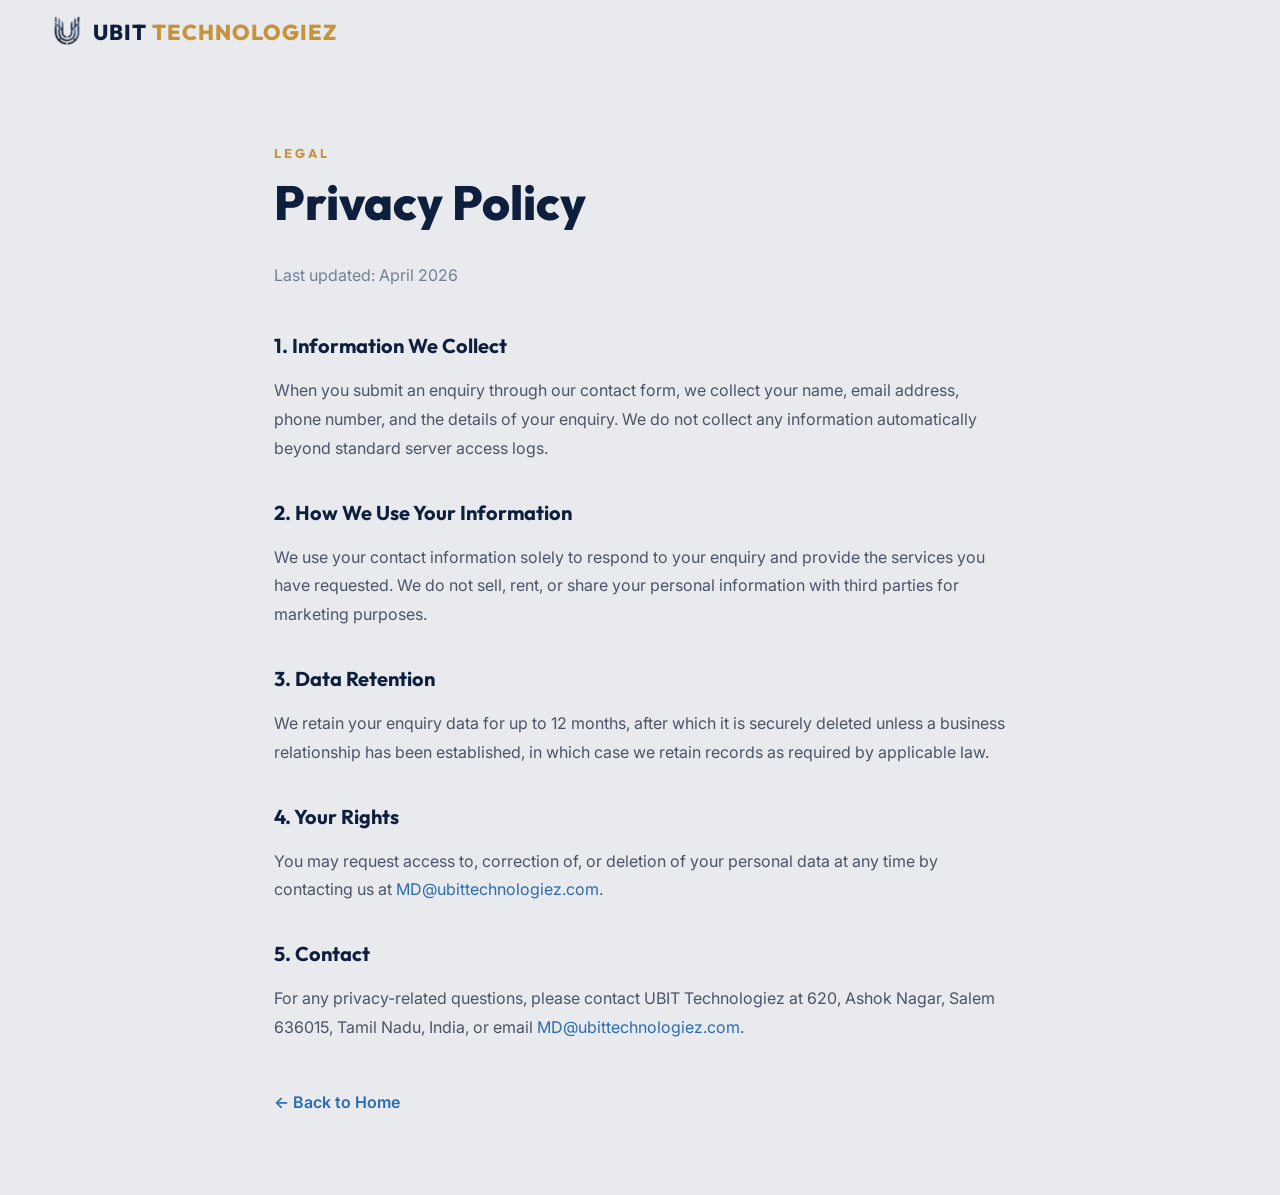
<file: privacy.html>
<!DOCTYPE html>
<html lang="en">
<head>
  <meta charset="UTF-8">
  <meta name="viewport" content="width=device-width, initial-scale=1.0">
  <title>Privacy Policy — UBIT Technologiez</title>
  <link rel="stylesheet" href="style.css?v=12">
  <link rel="icon" type="image/png" href="images/user_logo.png">
</head>
<body>
  <nav class="navbar" id="navbar">
    <div class="container">
      <a href="index.html" class="nav-logo">
        <img src="images/user_logo.png" alt="UBIT Technologiez Logo">
        <span class="nav-logo-text"><span class="blue">UBIT</span> <span class="gold">TECHNOLOGIEZ</span></span>
      </a>
    </div>
  </nav>

  <section style="padding: 140px 0 80px; background: var(--bg-light); min-height: 100vh;">
    <div class="container" style="max-width: 780px;">
      <span class="section-label">Legal</span>
      <h1 class="section-title" style="margin-bottom: 32px;">Privacy Policy</h1>
      <p style="color: var(--text-muted); margin-bottom: 40px;">Last updated: April 2026</p>

      <div style="display: flex; flex-direction: column; gap: 32px; color: var(--text-body); line-height: 1.8; font-size: 1rem;">
        <div>
          <h2 style="font-family: 'Outfit', sans-serif; font-size: 1.25rem; color: var(--navy); margin-bottom: 12px;">1. Information We Collect</h2>
          <p>When you submit an enquiry through our contact form, we collect your name, email address, phone number, and the details of your enquiry. We do not collect any information automatically beyond standard server access logs.</p>
        </div>
        <div>
          <h2 style="font-family: 'Outfit', sans-serif; font-size: 1.25rem; color: var(--navy); margin-bottom: 12px;">2. How We Use Your Information</h2>
          <p>We use your contact information solely to respond to your enquiry and provide the services you have requested. We do not sell, rent, or share your personal information with third parties for marketing purposes.</p>
        </div>
        <div>
          <h2 style="font-family: 'Outfit', sans-serif; font-size: 1.25rem; color: var(--navy); margin-bottom: 12px;">3. Data Retention</h2>
          <p>We retain your enquiry data for up to 12 months, after which it is securely deleted unless a business relationship has been established, in which case we retain records as required by applicable law.</p>
        </div>
        <div>
          <h2 style="font-family: 'Outfit', sans-serif; font-size: 1.25rem; color: var(--navy); margin-bottom: 12px;">4. Your Rights</h2>
          <p>You may request access to, correction of, or deletion of your personal data at any time by contacting us at <a href="mailto:MD@ubittechnologiez.com" style="color: var(--blue-accent);">MD@ubittechnologiez.com</a>.</p>
        </div>
        <div>
          <h2 style="font-family: 'Outfit', sans-serif; font-size: 1.25rem; color: var(--navy); margin-bottom: 12px;">5. Contact</h2>
          <p>For any privacy-related questions, please contact UBIT Technologiez at 620, Ashok Nagar, Salem 636015, Tamil Nadu, India, or email <a href="mailto:MD@ubittechnologiez.com" style="color: var(--blue-accent);">MD@ubittechnologiez.com</a>.</p>
        </div>
      </div>

      <a href="index.html" style="display: inline-block; margin-top: 48px; color: var(--blue-accent); font-weight: 600;">← Back to Home</a>
    </div>
  </section>
</body>
</html>
</file>
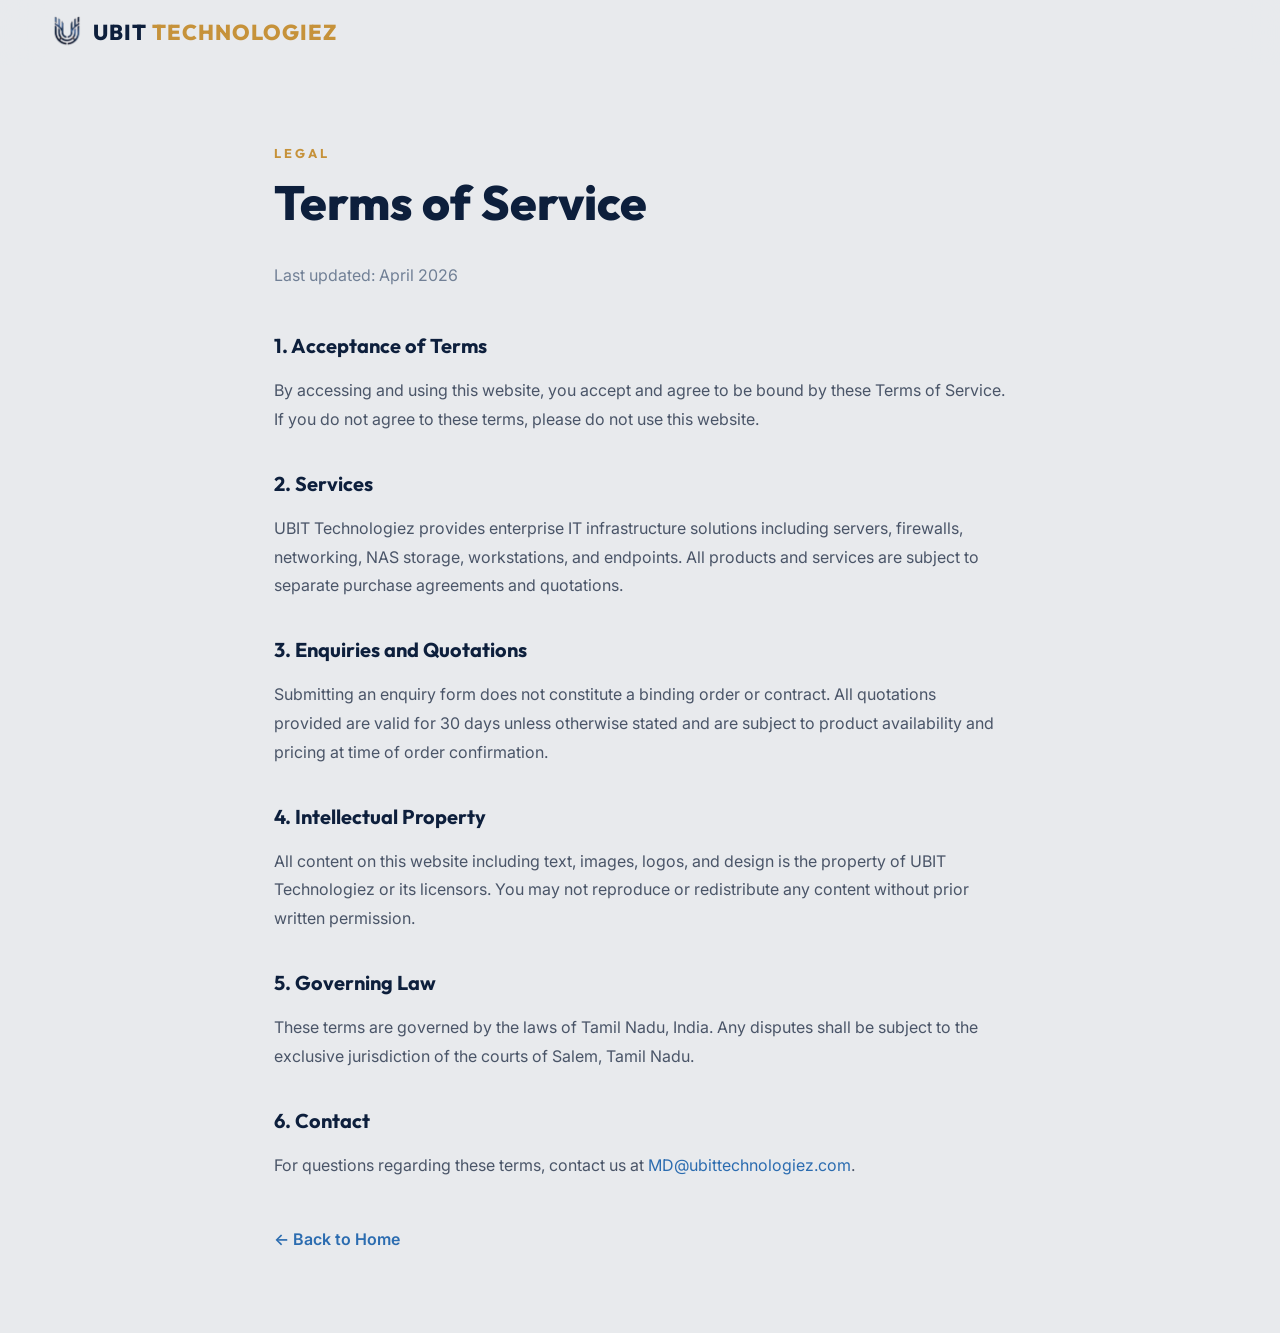
<file: terms.html>
<!DOCTYPE html>
<html lang="en">
<head>
  <meta charset="UTF-8">
  <meta name="viewport" content="width=device-width, initial-scale=1.0">
  <title>Terms of Service — UBIT Technologiez</title>
  <link rel="stylesheet" href="style.css?v=12">
  <link rel="icon" type="image/png" href="images/user_logo.png">
</head>
<body>
  <nav class="navbar" id="navbar">
    <div class="container">
      <a href="index.html" class="nav-logo">
        <img src="images/user_logo.png" alt="UBIT Technologiez Logo">
        <span class="nav-logo-text"><span class="blue">UBIT</span> <span class="gold">TECHNOLOGIEZ</span></span>
      </a>
    </div>
  </nav>

  <section style="padding: 140px 0 80px; background: var(--bg-light); min-height: 100vh;">
    <div class="container" style="max-width: 780px;">
      <span class="section-label">Legal</span>
      <h1 class="section-title" style="margin-bottom: 32px;">Terms of Service</h1>
      <p style="color: var(--text-muted); margin-bottom: 40px;">Last updated: April 2026</p>

      <div style="display: flex; flex-direction: column; gap: 32px; color: var(--text-body); line-height: 1.8; font-size: 1rem;">
        <div>
          <h2 style="font-family: 'Outfit', sans-serif; font-size: 1.25rem; color: var(--navy); margin-bottom: 12px;">1. Acceptance of Terms</h2>
          <p>By accessing and using this website, you accept and agree to be bound by these Terms of Service. If you do not agree to these terms, please do not use this website.</p>
        </div>
        <div>
          <h2 style="font-family: 'Outfit', sans-serif; font-size: 1.25rem; color: var(--navy); margin-bottom: 12px;">2. Services</h2>
          <p>UBIT Technologiez provides enterprise IT infrastructure solutions including servers, firewalls, networking, NAS storage, workstations, and endpoints. All products and services are subject to separate purchase agreements and quotations.</p>
        </div>
        <div>
          <h2 style="font-family: 'Outfit', sans-serif; font-size: 1.25rem; color: var(--navy); margin-bottom: 12px;">3. Enquiries and Quotations</h2>
          <p>Submitting an enquiry form does not constitute a binding order or contract. All quotations provided are valid for 30 days unless otherwise stated and are subject to product availability and pricing at time of order confirmation.</p>
        </div>
        <div>
          <h2 style="font-family: 'Outfit', sans-serif; font-size: 1.25rem; color: var(--navy); margin-bottom: 12px;">4. Intellectual Property</h2>
          <p>All content on this website including text, images, logos, and design is the property of UBIT Technologiez or its licensors. You may not reproduce or redistribute any content without prior written permission.</p>
        </div>
        <div>
          <h2 style="font-family: 'Outfit', sans-serif; font-size: 1.25rem; color: var(--navy); margin-bottom: 12px;">5. Governing Law</h2>
          <p>These terms are governed by the laws of Tamil Nadu, India. Any disputes shall be subject to the exclusive jurisdiction of the courts of Salem, Tamil Nadu.</p>
        </div>
        <div>
          <h2 style="font-family: 'Outfit', sans-serif; font-size: 1.25rem; color: var(--navy); margin-bottom: 12px;">6. Contact</h2>
          <p>For questions regarding these terms, contact us at <a href="mailto:MD@ubittechnologiez.com" style="color: var(--blue-accent);">MD@ubittechnologiez.com</a>.</p>
        </div>
      </div>

      <a href="index.html" style="display: inline-block; margin-top: 48px; color: var(--blue-accent); font-weight: 600;">← Back to Home</a>
    </div>
  </section>
</body>
</html>
</file>
<file: style.css>
/* ============================================
   UBIT TECHNOLOGIEZ — Premium Professional Theme
   Clean white/light backgrounds with navy blue and gold
   Matching the business card aesthetic
   ============================================ */

@import url('https://fonts.googleapis.com/css2?family=Inter:wght@300;400;500;600;700;800;900&family=Outfit:wght@300;400;500;600;700;800;900&display=swap');

*, *::before, *::after {
  margin: 0;
  padding: 0;
  box-sizing: border-box;
}

:root {
  /* Brand Colors */
  --navy: #0d1f3c;
  --navy-light: #16315c;
  --blue-accent: #2b6cb0;
  --gold: #c6923a;
  --gold-light: #d6a14a;

  /* Premium Light Theme Colors */
  /* Premium Silver-Grey Background Theme — matches logo */
  --bg-white: #f0f2f5;
  --bg-light: #e8eaed;
  --bg-soft:  #dde0e6;
  --bg-card:  #f5f6f8;
  --bg-navy-section: #0B1426;

  /* Typography Colors */
  --text-dark: #1a202c;
  --text-body: #4a5568;
  --text-muted: #718096;
  --text-light: #f7fafc;
  --text-light-muted: #a0aec0;

  /* Borders & Shadows */
  --border-light: #c8cdd6;
  --shadow-sm: 0 1px 3px rgba(0, 0, 0, 0.10);
  --shadow-md: 0 4px 6px -1px rgba(0, 0, 0, 0.10), 0 2px 4px -1px rgba(0, 0, 0, 0.06);
  --shadow-lg: 0 10px 15px -3px rgba(0, 0, 0, 0.10), 0 4px 6px -2px rgba(0, 0, 0, 0.06);
  --shadow-xl: 0 20px 25px -5px rgba(0, 0, 0, 0.10), 0 10px 10px -5px rgba(0, 0, 0, 0.04);
  --shadow-blue: 0 8px 16px rgba(13, 31, 60, 0.15);
  --shadow-gold: 0 8px 20px rgba(198, 146, 58, 0.3);

  /* Gradients */
  --gradient-navy: linear-gradient(135deg, #0d1f3c 0%, #16315c 100%);
  --gradient-gold: linear-gradient(135deg, #c6923a 0%, #d6a14a 100%);
  --gradient-hero: linear-gradient(135deg, #0B1426 0%, #0d1f3c 100%);

  /* Layout */
  --max-width: 1280px;
  --section-padding: 60px 0;
  --border-radius: 4px;   /* Sharper corners for enterprise look */
  --border-radius-sm: 2px;
  --border-radius-lg: 8px;

  /* Transitions */
  --transition-fast: 0.15s ease-in-out;
  --transition-smooth: 0.3s ease-in-out;
}

html {
  scroll-behavior: smooth;
  -webkit-font-smoothing: antialiased;
}

body {
  font-family: 'Inter', -apple-system, BlinkMacSystemFont, sans-serif;
  background: var(--bg-white);
  color: var(--text-body);
  line-height: 1.6;
  overflow-x: hidden;
}

a { color: inherit; text-decoration: none; }
img { max-width: 100%; display: block; }

.container {
  max-width: var(--max-width);
  margin: 0 auto;
  padding: 0 24px;
}

/* ---------- Scrollbar ---------- */
::-webkit-scrollbar { width: 6px; }
::-webkit-scrollbar-track { background: var(--bg-light); }
::-webkit-scrollbar-thumb { background: var(--navy-light); border-radius: 3px; }

/* ---------- Typography ---------- */
.section-label {
  font-family: 'Outfit', sans-serif;
  font-size: 0.8rem;
  font-weight: 700;
  letter-spacing: 3px;
  text-transform: uppercase;
  color: var(--gold);
  margin-bottom: 12px;
  display: inline-block;
}

.section-title {
  font-family: 'Outfit', sans-serif;
  font-size: clamp(2rem, 4vw, 3rem);
  font-weight: 800;
  line-height: 1.15;
  margin-bottom: 20px;
  color: var(--navy);
}

.section-subtitle {
  font-size: 1.05rem;
  color: var(--text-muted);
  max-width: 600px;
  line-height: 1.8;
}

/* ---------- NAVIGATION ---------- */
.navbar {
  position: fixed;
  top: 0;
  left: 0;
  width: 100%;
  z-index: 1000;
  padding: 8px 0;
  background: rgba(232, 234, 237, 0.88);
  backdrop-filter: blur(20px);
  -webkit-backdrop-filter: blur(20px);
  border-bottom: 1px solid transparent;
  transition: var(--transition-smooth), transform 0.3s ease;
}

.navbar.scrolled {
  background: rgba(232, 234, 237, 0.97);
  border-bottom: 1px solid var(--border-light);
  box-shadow: var(--shadow-sm);
  padding: 5px 0;
}

.navbar .container {
  display: flex;
  align-items: center;
  justify-content: space-between;
  max-width: 100%;
  padding: 0 40px; /* Reduced from 60px to fill space better */
}

.nav-logo {
  display: flex;
  align-items: center;
  gap: 0;
}

.nav-logo img {
  height: 48px;
  width: auto;
  mix-blend-mode: multiply;
  object-fit: contain;
  margin-right: -2px;
}

.nav-logo-text {
  font-family: 'Outfit', sans-serif;
  font-size: 1.35rem;
  font-weight: 800;
  letter-spacing: 1px;
}

.nav-logo-text .blue { color: var(--navy); }
.nav-logo-text .gold { color: var(--gold); }

.navbar.scrolled .nav-logo-text .blue { color: var(--navy); }
.navbar.scrolled .nav-logo-text .gold { color: var(--gold); }

.nav-links {
  display: flex;
  align-items: center;
  gap: 4px;
  list-style: none;
  margin-left: auto;
}

.nav-links a {
  font-size: 0.95rem;
  font-weight: 600;
  padding: 8px 18px;
  border-radius: var(--border-radius);
  color: var(--text-dark);
  transition: var(--transition-fast);
}

.nav-links a:hover,
.nav-links a.active {
  color: var(--blue-accent);
  background: var(--bg-soft);
}

.nav-cta {
  background: var(--gradient-navy) !important;
  color: var(--text-light) !important;
  font-weight: 600 !important;
  box-shadow: var(--shadow-blue);
}

.nav-cta:hover {
  transform: translateY(-2px);
  box-shadow: 0 6px 30px rgba(13, 31, 60, 0.3) !important;
}

.hamburger {
  display: none;
  flex-direction: column;
  gap: 5px;
  cursor: pointer;
  background: none;
  border: none;
  padding: 8px;
}

.hamburger span {
  width: 24px;
  height: 2px;
  background: var(--navy);
  transition: var(--transition-fast);
  border-radius: 2px;
}
/* ==============================================
   DATA-CENTER VIDEO BACKDROP
   Wraps both Hero + Brands sections.
   The <video> fills the wrapper; hero and brands
   sit transparently on top of it.
   ============================================== */

.dc-backdrop {
  position: relative;
  overflow: hidden;
  /* Fallback colour while video loads */
  background: #050d1a url('images/hero-banner.png') center 35% / cover no-repeat;
}

/* The actual video — fills the entire backdrop */
.dc-video {
  position: absolute;
  top: 0; left: 0;
  width: 100%;
  height: 100%;
  object-fit: cover;
  object-position: center;
  opacity: 0.55;
  z-index: 0;
  pointer-events: none;
  display: block;
}

/* Dark gradient overlay — light at top, fully sealed at bottom */
.dc-overlay {
  position: absolute;
  inset: 0;
  z-index: 1;
  pointer-events: none;
  background: linear-gradient(
    180deg,
    rgba(5, 13, 26, 0.30) 0%,
    rgba(5, 13, 26, 0.38) 50%,
    rgba(5, 13, 26, 0.72) 82%,
    rgba(5, 13, 26, 1.00) 100%
  );
}

/* ---------- HERO SECTION ---------- */
.hero {
  position: relative;
  z-index: 2;                  /* sits above dc-video and dc-overlay */
  min-height: 100vh;
  display: flex;
  align-items: center;
  overflow: visible;
  padding-top: 80px;
  background: transparent;     /* video shows through */
}

/* hero-bg div is kept in markup but has nothing to show */
.hero-bg { display: none; }

/* ---------- BRANDS SECTION ---------- */
.brands {
  padding: 55px 0;
  position: relative;
  z-index: 2;                  /* sits above dc-video and dc-overlay */
  background: transparent;     /* video shows through */
  overflow: hidden;
}

/* Slightly darker tint on the brands text area for readability */
.brands::before {
  content: '';
  position: absolute;
  inset: 0;
  background: rgba(5, 13, 26, 0.30);
  pointer-events: none;
}

.hero-content {
  position: relative;
  z-index: 10;
  max-width: 720px;
  padding-top: 20px;
}


.hero-badge {
  display: inline-flex;
  align-items: center;
  justify-content: center;
  gap: 8px;
  padding: 8px 18px;
  background: rgba(198, 146, 58, 0.1);
  border: 1px solid rgba(198, 146, 58, 0.2);
  border-radius: 30px;
  color: var(--gold);
  font-weight: 600;
  font-size: clamp(0.75rem, 3.5vw, 0.9rem);
  margin-bottom: 24px;
  backdrop-filter: blur(4px);
  max-width: 100%;
  box-sizing: border-box;
}

.badge-dot {
  width: 6px;
  height: 6px;
  background: var(--gold);
  border-radius: 50%;
  box-shadow: 0 0 10px rgba(198, 146, 58, 0.5);
  display: inline-block;
  transform: translateY(-1px);
  animation: pulse 2s infinite;
}

@keyframes pulse {
  0%, 100% { opacity: 1; transform: scale(1); }
  50% { opacity: 0.5; transform: scale(1.3); }
}

.hero h1 {
  font-family: 'Outfit', sans-serif;
  font-size: clamp(2.8rem, 6vw, 4.5rem);
  font-weight: 900;
  line-height: 1.08;
  margin-bottom: 24px;
  letter-spacing: -1px;
  color: var(--text-light);
}

.hero h1 .highlight {
  background: linear-gradient(135deg, #5b8cc9 0%, #7ab3e3 100%);
  -webkit-background-clip: text;
  -webkit-text-fill-color: transparent;
  background-clip: text;
}

.hero h1 .highlight-gold {
  background: var(--gradient-gold);
  -webkit-background-clip: text;
  -webkit-text-fill-color: transparent;
  background-clip: text;
}

.hero-description {
  font-size: 1.1rem;
  color: var(--text-light-muted);
  line-height: 1.8;
  margin-bottom: 40px;
  max-width: 560px;
}

.hero-buttons {
  display: flex;
  gap: 16px;
  flex-wrap: wrap;
}

.btn {
  display: inline-flex;
  align-items: center;
  gap: 10px;
  padding: 14px 32px;
  border-radius: 12px;
  font-size: 0.95rem;
  font-weight: 600;
  cursor: pointer;
  border: none;
  transition: var(--transition-smooth);
  font-family: 'Inter', sans-serif;
}

.btn-primary {
  background: var(--gradient-gold);
  color: white;
  box-shadow: var(--shadow-gold);
}
.btn-primary:hover {
  transform: translateY(-3px);
  box-shadow: 0 8px 30px rgba(198, 146, 58, 0.4);
}

.btn-outline {
  background: transparent;
  color: var(--text-light);
  border: 1px solid rgba(255, 255, 255, 0.2);
  backdrop-filter: blur(10px);
}
.btn-outline:hover {
  background: rgba(255, 255, 255, 0.1);
  border-color: rgba(255, 255, 255, 0.4);
  transform: translateY(-3px);
}

.hero-stats {
  display: flex;
  gap: 48px;
  margin-top: 20px;
  padding-top: 18px;
  border-top: 1px solid rgba(255, 255, 255, 0.1);
}

.hero-stat h3 {
  font-family: 'Outfit', sans-serif;
  font-size: 2.4rem;
  font-weight: 800;
  color: var(--text-light);
}

.hero-stat h3 .gold { color: var(--gold-light); }

.hero-stat p {
  font-size: 0.85rem;
  color: var(--text-light-muted);
  font-weight: 500;
  margin-top: 4px;
}

/* Particles */
.hero-particles {
  position: absolute;
  inset: 0;
  z-index: 1;
  overflow: hidden;
}

.particle {
  position: absolute;
  width: 3px;
  height: 3px;
  background: rgba(255, 255, 255, 0.3);
  border-radius: 50%;
  opacity: 0;
  animation: particleFloat 8s infinite;
}

@keyframes particleFloat {
  0% { opacity: 0; transform: translateY(100vh) scale(0); }
  20% { opacity: 0.5; }
  100% { opacity: 0; transform: translateY(-100px) scale(1); }
}

.stat-glow { text-shadow: none; }

/* ---------- Background effects ---------- */
.bg-grid {
  position: fixed;
  top: 0; left: 0;
  width: 100%; height: 100%;
  pointer-events: none;
  z-index: 0;
  background-image:
    linear-gradient(rgba(13, 31, 60, 0.02) 1px, transparent 1px),
    linear-gradient(90deg, rgba(13, 31, 60, 0.02) 1px, transparent 1px);
  background-size: 60px 60px;
}

.bg-orb { display: none; }


/* ---------- BRANDS ---------- */
/* (layout now defined in the dc-backdrop block above; background is transparent) */


.brands-header {
  text-align: center;
  margin-bottom: 48px;
}

.brands-header .section-label {
  display: block;
  color: var(--gold);
}

.brands-header .section-title {
  color: var(--text-light);
  margin-bottom: 16px;
}

.brands-header .section-subtitle {
  color: var(--text-light-muted);
  margin: 0 auto;
  max-width: 640px;
}

/* Marquee strip */
.brands-marquee-wrapper {
  position: relative;
  border-top: 1px solid rgba(255,255,255,0.08);
  padding-top: 40px;
}

.brands-marquee-wrapper::before,
.brands-marquee-wrapper::after {
  content: '';
  position: absolute;
  top: 40px;
  bottom: 0;
  width: 120px;
  z-index: 2;
  pointer-events: none;
}

.brands-marquee-wrapper::before {
  left: 0;
  background: linear-gradient(to right, var(--navy), transparent);
}

.brands-marquee-wrapper::after {
  right: 0;
  background: linear-gradient(to left, var(--navy), transparent);
}

.brands-marquee {
  overflow: hidden;
}

.brands-marquee-track {
  display: flex;
  align-items: center;
  gap: 0;
  width: max-content;
  animation: marqueeScroll 35s linear infinite;
}

.brands-marquee-track:hover {
  animation-play-state: paused;
}

@keyframes marqueeScroll {
  0%   { transform: translateX(0); }
  100% { transform: translateX(-50%); }
}

.bm-item {
  font-family: 'Outfit', sans-serif;
  font-size: 0.85rem;
  font-weight: 700;
  letter-spacing: 2px;
  color: rgba(255,255,255,0.35);
  padding: 0 24px;
  white-space: nowrap;
  transition: color 0.2s ease;
}

.brands-marquee-track:hover .bm-item:hover {
  color: var(--gold);
}

.bm-dot {
  color: var(--gold);
  opacity: 0.4;
  font-size: 1rem;
  flex-shrink: 0;
}

/* ---------- SERVICES ---------- */
.services {
  padding: var(--section-padding);
  position: relative;
  z-index: 1;
  background: var(--bg-light);
}

.services-header {
  text-align: center;
  margin-bottom: 45px;
}

.services-header .section-subtitle {
  margin: 0 auto;
}

.services-grid {
  display: grid;
  grid-template-columns: repeat(auto-fit, minmax(360px, 1fr));
  gap: 24px;
}

.service-card {
  position: relative;
  background: var(--bg-card);
  border: 1px solid var(--border-light);
  border-radius: var(--border-radius);
  overflow: hidden;
  transition: var(--transition-smooth);
}

.service-card:hover {
  transform: translateY(-4px);
  border-color: #cbd5e0;
  box-shadow: var(--shadow-xl);
}

.service-card-img {
  width: 100%;
  height: 220px;
  overflow: hidden;
  border-bottom: 1px solid var(--border-light);
}

.service-card-img img {
  width: 100%;
  height: 100%;
  object-fit: cover;
  transition: transform 0.6s ease;
}

.service-card:hover .service-card-img img {
  transform: scale(1.03);
}

.service-card-body { padding: 22px; position: relative; }

.service-icon {
  width: 48px;
  height: 48px;
  border-radius: var(--border-radius);
  background: var(--bg-light);
  border: 1px solid var(--border-light);
  display: flex;
  align-items: center;
  justify-content: center;
  font-size: 1.4rem;
  margin-bottom: 18px;
  transition: var(--transition-fast);
}

.service-card:hover .service-icon {
  background: var(--blue-accent);
  color: white;
  border-color: transparent;
}

.service-card h3 {
  font-family: 'Outfit', sans-serif;
  font-size: 1.25rem;
  font-weight: 700;
  margin-bottom: 10px;
  color: var(--navy);
}

.service-card p {
  font-size: 0.9rem;
  color: var(--text-body);
  line-height: 1.7;
}

.service-card-tags {
  display: flex;
  flex-wrap: wrap;
  gap: 8px;
  margin-top: 16px;
}

.service-tag {
  padding: 4px 14px;
  background: var(--bg-soft);
  border: 1px solid var(--border-light);
  border-radius: 20px;
  font-size: 0.75rem;
  font-weight: 600;
  color: var(--navy-light);
}

/* Gradient fallback cards */
.service-card-img.gradient-workstation {
  background: linear-gradient(135deg, #eef1f7 0%, #d6e4f5 50%, #eef1f7 100%);
  display: flex;
  align-items: center;
  justify-content: center;
}
.service-card-img.gradient-workstation::before {
  content: '🖥️'; font-size: 4rem; z-index: 1;
}

.service-card-img.gradient-endpoint {
  background: linear-gradient(135deg, #f7f1e6 0%, #f0e4cf 50%, #f7f1e6 100%);
  display: flex;
  align-items: center;
  justify-content: center;
}
.service-card-img.gradient-endpoint::before {
  content: '💻'; font-size: 4rem; z-index: 1;
}

/* ---------- ABOUT ---------- */
.about {
  padding: var(--section-padding);
  position: relative;
  z-index: 1;
  background: var(--bg-white);
}

.about-grid {
  display: grid;
  grid-template-columns: 1fr 1fr;
  gap: 55px;
  align-items: center;
}

.about-visual { position: relative; }

.about-img-wrapper {
  border-radius: var(--border-radius-lg);
  overflow: hidden;
  border: 1px solid var(--border-light);
  box-shadow: var(--shadow-lg);
}

.about-img-wrapper img {
  width: 100%;
  height: 400px;
  object-fit: cover;
}

.about-floating-card {
  position: absolute;
  bottom: -20px;
  right: -20px;
  background: var(--bg-white);
  border: 1px solid var(--border-light);
  border-radius: var(--border-radius);
  padding: 20px 28px;
  box-shadow: var(--shadow-lg);
}

.about-floating-card h4 {
  font-family: 'Outfit', sans-serif;
  font-size: 2rem;
  font-weight: 800;
  color: var(--gold);
}

.about-floating-card p {
  font-size: 0.85rem;
  color: var(--text-muted);
}

.about-content h2 {
  font-family: 'Outfit', sans-serif;
  font-size: clamp(2rem, 4vw, 2.8rem);
  font-weight: 800;
  line-height: 1.15;
  margin-bottom: 24px;
  color: var(--navy);
}

.about-content .highlight { color: var(--blue-accent); }
.about-content .gold { color: var(--gold); }

.about-text {
  font-size: 1rem;
  color: var(--text-body);
  line-height: 1.8;
  margin-bottom: 32px;
}

.about-features {
  display: grid;
  grid-template-columns: 1fr 1fr;
  gap: 12px;
}

.about-feature {
  display: flex;
  align-items: center;
  gap: 12px;
  padding: 12px 16px;
  background: var(--bg-light);
  border: 1px solid var(--border-light);
  border-radius: var(--border-radius-sm);
  transition: var(--transition-fast);
}

.about-feature:hover {
  border-color: var(--navy-light);
  background: var(--bg-soft);
}

.about-feature-icon {
  width: 36px;
  height: 36px;
  border-radius: 10px;
  background: var(--gradient-navy);
  display: flex;
  align-items: center;
  justify-content: center;
  font-size: 1rem;
  flex-shrink: 0;
}

.about-feature span {
  font-size: 0.88rem;
  font-weight: 600;
  color: var(--navy);
}

/* ---------- WHY CHOOSE US ---------- */
.why-us {
  padding: var(--section-padding);
  position: relative;
  z-index: 1;
  background: var(--bg-light);
  color: var(--text-dark);
  border-top: 1px solid var(--border-light);
}

.why-us .section-title {
  color: var(--text-dark);
}

.why-us .section-subtitle {
  color: var(--text-muted);
}

.why-us-header {
  text-align: center;
  margin-bottom: 45px;
}

.why-us-header .section-subtitle {
  margin: 0 auto;
}

.why-us-grid {
  display: grid;
  grid-template-columns: repeat(auto-fit, minmax(280px, 1fr));
  gap: 24px;
}

.why-card {
  padding: 25px 20px;
  background: var(--bg-white);
  border: 1px solid var(--border-light);
  border-radius: var(--border-radius);
  transition: var(--transition-smooth);
  position: relative;
  overflow: hidden;
}

.why-card::before {
  content: '';
  position: absolute;
  top: 0; left: 0; right: 0;
  height: 4px;
  background: var(--blue-accent);
  transform: scaleX(0);
  transform-origin: left;
  transition: var(--transition-smooth);
}

.why-card:hover::before { transform: scaleX(1); }

.why-card:hover {
  transform: translateY(-4px);
  box-shadow: var(--shadow-lg);
}

.why-card-number {
  font-family: 'Outfit', sans-serif;
  font-size: 3rem;
  font-weight: 900;
  color: var(--bg-soft);
  position: absolute;
  top: 16px;
  right: 24px;
}

.why-card-icon {
  width: 50px;
  height: 50px;
  border-radius: var(--border-radius);
  background: var(--bg-light);
  border: 1px solid var(--border-light);
  display: flex;
  align-items: center;
  justify-content: center;
  font-size: 1.4rem;
  margin-bottom: 20px;
  color: var(--blue-accent);
  transition: var(--transition-fast);
}

.why-card:hover .why-card-icon {
  background: var(--blue-accent);
  color: white;
}

.why-card h3 {
  font-family: 'Outfit', sans-serif;
  font-size: 1.2rem;
  font-weight: 700;
  margin-bottom: 10px;
  color: var(--text-dark);
}

.why-card p {
  font-size: 0.95rem;
  color: var(--text-body);
  line-height: 1.6;
}

/* ---------- CONTACT ---------- */
.contact {
  padding: var(--section-padding);
  position: relative;
  z-index: 1;
  background: var(--bg-light);
}

.contact-grid {
  display: grid;
  grid-template-columns: 1fr 1.2fr;
  gap: 40px;
}

.contact-info h2 {
  font-family: 'Outfit', sans-serif;
  font-size: clamp(2rem, 4vw, 2.6rem);
  font-weight: 800;
  margin-bottom: 16px;
  color: var(--navy);
}

.contact-info .highlight { color: var(--blue-accent); }

.contact-text {
  font-size: 1rem;
  color: var(--text-body);
  line-height: 1.8;
  margin-bottom: 28px;
}

.contact-details {
  display: flex;
  flex-direction: column;
  gap: 16px;
}

.contact-item {
  display: flex;
  align-items: flex-start;
  gap: 16px;
  padding: 18px;
  background: var(--bg-white);
  border: 1px solid var(--border-light);
  border-radius: var(--border-radius);
  transition: var(--transition-fast);
}

.contact-item:hover {
  border-color: var(--navy-light);
  box-shadow: var(--shadow-md);
}

.contact-item-icon {
  width: 46px;
  height: 46px;
  border-radius: 12px;
  background: var(--gradient-navy);
  display: flex;
  align-items: center;
  justify-content: center;
  font-size: 1.2rem;
  flex-shrink: 0;
}

.contact-item h4 {
  font-family: 'Outfit', sans-serif;
  font-size: 0.95rem;
  font-weight: 600;
  margin-bottom: 4px;
  color: var(--navy);
}

.contact-item p {
  font-size: 0.88rem;
  color: var(--text-body);
}

.contact-item a {
  color: var(--blue-accent);
  transition: var(--transition-fast);
}
.contact-item a:hover { color: var(--gold); }

/* Contact Form */
.contact-form-wrapper {
  background: var(--bg-white);
  border: 1px solid var(--border-light);
  border-radius: var(--border-radius-lg);
  padding: 40px;
  box-shadow: var(--shadow-md);
}

.contact-form-wrapper h3 {
  font-family: 'Outfit', sans-serif;
  font-size: 1.4rem;
  font-weight: 700;
  margin-bottom: 8px;
  color: var(--navy);
}

.contact-form-wrapper .form-subtitle {
  font-size: 0.88rem;
  color: var(--text-muted);
  margin-bottom: 28px;
}

.form-row {
  display: grid;
  grid-template-columns: 1fr 1fr;
  gap: 16px;
}

.form-group { margin-bottom: 18px; }

.form-group label {
  display: block;
  font-size: 0.82rem;
  font-weight: 600;
  color: var(--text-body);
  margin-bottom: 6px;
}

.form-group input,
.form-group textarea,
.form-group select {
  width: 100%;
  padding: 12px 16px;
  background: var(--bg-light);
  border: 1px solid var(--border-light);
  border-radius: var(--border-radius-sm);
  color: var(--text-dark);
  font-family: 'Inter', sans-serif;
  font-size: 0.9rem;
  transition: var(--transition-fast);
  outline: none;
}

.form-group input:focus,
.form-group textarea:focus,
.form-group select:focus {
  border-color: var(--navy-light);
  box-shadow: 0 0 0 3px rgba(13, 31, 60, 0.08);
  background: var(--bg-white);
}

.form-group textarea {
  resize: vertical;
  min-height: 120px;
}

.form-group select {
  appearance: none;
  background-image: url("data:image/svg+xml,%3Csvg xmlns='http://www.w3.org/2000/svg' width='12' height='12' fill='%233a4a63' viewBox='0 0 16 16'%3E%3Cpath d='M8 11L3 6h10z'/%3E%3C/svg%3E");
  background-repeat: no-repeat;
  background-position: right 16px center;
}

.btn-submit {
  width: 100%;
  padding: 14px;
  background: var(--gradient-navy);
  color: white;
  border: none;
  border-radius: var(--border-radius-sm);
  font-family: 'Inter', sans-serif;
  font-size: 0.95rem;
  font-weight: 700;
  cursor: pointer;
  transition: var(--transition-smooth);
  box-shadow: var(--shadow-blue);
}

.btn-submit:hover {
  transform: translateY(-2px);
  box-shadow: 0 8px 32px rgba(13, 31, 60, 0.3);
}

/* ---------- FOOTER ---------- */
.footer {
  position: relative;
  z-index: 1;
  padding: 55px 0 0;
  background: var(--navy);
  color: var(--text-light);
  border-top: 3px solid var(--gold);
}

.footer-grid {
  display: grid;
  grid-template-columns: 1.5fr 1fr 1fr 1.2fr;
  gap: 48px;
  padding-bottom: 40px;
  border-bottom: 1px solid rgba(255, 255, 255, 0.1);
}

.footer-brand .nav-logo { margin-bottom: 20px; }
.footer-brand .nav-logo-text .blue { color: #5b8cc9; }
.footer-brand .nav-logo-text .gold { color: var(--gold-light); }

.footer-brand p {
  font-size: 0.88rem;
  color: var(--text-light-muted);
  line-height: 1.7;
  margin-bottom: 24px;
}

.social-links { display: flex; gap: 10px; }

.social-link {
  width: 38px;
  height: 38px;
  border-radius: 10px;
  background: rgba(255, 255, 255, 0.08);
  border: 1px solid rgba(255, 255, 255, 0.1);
  display: flex;
  align-items: center;
  justify-content: center;
  font-size: 1rem;
  transition: var(--transition-fast);
  color: var(--text-light-muted);
}

.social-link:hover {
  background: var(--gradient-gold);
  border-color: transparent;
  transform: translateY(-3px);
  color: white;
}

.footer-col h4 {
  font-family: 'Outfit', sans-serif;
  font-size: 0.95rem;
  font-weight: 700;
  margin-bottom: 20px;
  color: var(--text-light);
}

.footer-links {
  list-style: none;
  display: flex;
  flex-direction: column;
  gap: 12px;
}

.footer-links a {
  font-size: 0.85rem;
  color: var(--text-light-muted);
  transition: var(--transition-fast);
  display: flex;
  align-items: center;
  gap: 8px;
}

.footer-links a:hover {
  color: var(--gold-light);
  transform: translateX(4px);
}

.footer-bottom {
  padding: 24px 0;
  display: flex;
  align-items: center;
  justify-content: space-between;
}

.footer-bottom p {
  font-size: 0.8rem;
  color: var(--text-light-muted);
}

.footer-bottom-links { display: flex; gap: 24px; }

.footer-bottom-links a {
  font-size: 0.8rem;
  color: var(--text-light-muted);
  transition: var(--transition-fast);
}

.footer-bottom-links a:hover { color: var(--gold-light); }

/* ---------- SCROLL ANIMATIONS ---------- */
.reveal {
  opacity: 0;
  transform: translateY(40px);
  transition: opacity 0.8s cubic-bezier(0.4, 0, 0.2, 1),
              transform 0.8s cubic-bezier(0.4, 0, 0.2, 1);
}

.reveal.visible {
  opacity: 1;
  transform: translateY(0);
}

.reveal-delay-1 { transition-delay: 0.1s; }
.reveal-delay-2 { transition-delay: 0.2s; }
.reveal-delay-3 { transition-delay: 0.3s; }
.reveal-delay-4 { transition-delay: 0.4s; }

.count-up { display: inline-block; }

/* ---------- RESPONSIVE ---------- */
@media (max-width: 1024px) {
  .about-grid { grid-template-columns: 1fr; gap: 48px; }
  .contact-grid { grid-template-columns: 1fr; }
  .footer-grid { grid-template-columns: 1fr 1fr; }
  .hero-stats { gap: 32px; }
}

@media (max-width: 768px) {
  :root { --section-padding: 60px 0; }

  .hamburger { display: flex; }

  .nav-links {
    display: none;
    position: absolute;
    top: 100%;
    left: 0; right: 0;
    flex-direction: column;
    background: rgba(232, 234, 237, 0.98);
    backdrop-filter: blur(20px);
    padding: 20px;
    border-bottom: 1px solid var(--border-light);
    gap: 4px;
    box-shadow: var(--shadow-lg);
  }

  .nav-links.active { display: flex; }

  .nav-links a {
    padding: 12px 20px;
    width: 100%;
  }

  .hero h1 { font-size: clamp(2rem, 8vw, 3rem); }
  .hero-stats { flex-direction: column; gap: 20px; }
  .services-grid { grid-template-columns: 1fr; }
  .about-features { grid-template-columns: 1fr; }
  .why-us-grid { grid-template-columns: 1fr; }
  .form-row { grid-template-columns: 1fr; }
  .footer-grid { grid-template-columns: 1fr; gap: 32px; }

  .footer-bottom {
    flex-direction: column;
    gap: 12px;
    text-align: center;
  }

  .brands-grid { grid-template-columns: repeat(3, 1fr); }
}

@media (max-width: 480px) {
  .brands-grid { grid-template-columns: repeat(2, 1fr); }
  .hero-buttons { flex-direction: column; }
  .btn { justify-content: center; }
}

/* ---------- SPECIAL EFFECTS ---------- */
.back-to-top {
  position: fixed;
  bottom: 32px;
  right: 32px;
  width: 50px;
  height: 50px;
  border-radius: 50%; /* Circular for premium look */
  background: var(--navy);
  background: linear-gradient(135deg, var(--navy) 0%, #1a2a44 100%);
  border: 1px solid rgba(255, 255, 255, 0.1);
  color: white;
  cursor: pointer;
  z-index: 999;
  opacity: 0;
  visibility: hidden;
  transform: translateY(20px);
  transition: all 0.4s cubic-bezier(0.16, 1, 0.3, 1);
  box-shadow: 0 10px 25px rgba(13, 31, 60, 0.3);
  display: flex;
  align-items: center;
  justify-content: center;
}

.back-to-top.visible {
  opacity: 1;
  visibility: visible;
  transform: translateY(0);
}

.back-to-top svg {
  transition: transform 0.3s ease;
}

.back-to-top:hover {
  transform: translateY(-5px);
  box-shadow: 0 15px 35px rgba(13, 31, 60, 0.4);
}

.back-to-top:hover svg {
  transform: translateY(-2px);
}

/* Map */
.map-container {
  border-radius: var(--border-radius);
  overflow: hidden;
  margin-top: 20px;
  border: 1px solid var(--border-light);
  height: 180px;
}

.map-container iframe {
  width: 100%;
  height: 100%;
  border: none;
}

/* ---------- LOADING SCREEN ---------- */
#pageLoader {
  position: fixed;
  inset: 0;
  z-index: 10000;
  background: var(--bg-white);
  display: flex;
  align-items: center;
  justify-content: center;
  transition: opacity 0.6s ease, visibility 0.6s ease;
}

#pageLoader.loaded {
  opacity: 0;
  visibility: hidden;
}

.loader-content { text-align: center; }

.loader-logo {
  margin-bottom: 24px;
}

.loader-img {
  width: 180px;
  height: auto;
  animation: loaderPulse 1.5s ease-in-out infinite;
}

@keyframes loaderPulse {
  0%, 100% { opacity: 0.7; transform: scale(0.98); }
  50% { opacity: 1; transform: scale(1.02); }
}

.loader-bar {
  width: 180px;
  height: 3px;
  background: var(--bg-soft);
  border-radius: 3px;
  overflow: hidden;
  margin: 0 auto;
}

.loader-bar-fill {
  height: 100%;
  background: var(--gradient-navy);
  border-radius: 3px;
  animation: loaderFill 1.2s ease-in-out infinite;
}

@keyframes loaderFill {
  0% { width: 0%; margin-left: 0; }
  50% { width: 70%; margin-left: 15%; }
  100% { width: 0%; margin-left: 100%; }
}

/* ---------- CURSOR GLOW ---------- */
#cursorGlow {
  position: fixed;
  width: 300px;
  height: 300px;
  border-radius: 50%;
  background: radial-gradient(circle, rgba(13, 31, 60, 0.03) 0%, transparent 70%);
  pointer-events: none;
  z-index: 0;
  transform: translate(-50%, -50%);
  will-change: left, top;
}

@media (max-width: 768px) {
  #cursorGlow { display: none; }
}

/* ---------- SCROLL PROGRESS ---------- */
#scrollProgress {
  position: fixed;
  top: 0; left: 0;
  height: 3px;
  width: 0%;
  background: var(--gradient-gold);
  z-index: 10001;
  transition: width 0.1s linear;
}

/* ---------- SECTION TITLE ANIMATIONS ---------- */
.section-title {
  opacity: 1;
  transform: translateY(0);
  transition: opacity 0.8s cubic-bezier(0.16, 1, 0.3, 1),
              transform 0.8s cubic-bezier(0.16, 1, 0.3, 1);
}

.section-title.animate-ready {
  opacity: 0;
  transform: translateY(20px);
}

.section-title.animate-in {
  opacity: 1;
  transform: translateY(0);
}

.section-label {
  opacity: 1;
  transform: translateY(0);
  transition: opacity 0.6s cubic-bezier(0.16, 1, 0.3, 1),
              transform 0.6s cubic-bezier(0.16, 1, 0.3, 1);
}

.section-label.animate-ready {
  opacity: 0;
  transform: translateY(10px);
}

.section-label.animate-in {
  opacity: 1;
  transform: translateY(0);
}

/* Page ready */
body:not(.page-ready) .hero-content > * {
  opacity: 0 !important;
}

/* Glow line */
.glow-line {
  width: 60px;
  height: 3px;
  background: var(--gradient-gold);
  border-radius: 2px;
  margin-bottom: 24px;
}

/* ============================================
   PARTNER SERVICES — FINANCIAL & ERP
   Matches the main site navy/gold theme
   ============================================ */

/* ---------- PARTNER SECTION ---------- */
.partner-services {
  padding: var(--section-padding);
  position: relative;
  z-index: 1;
  background: var(--bg-light);
  border-top: 1px solid var(--border-light);
  overflow: hidden;
}

.partner-services-header {
  text-align: center;
  margin-bottom: 45px;
}

.partner-services-header .section-subtitle {
  margin: 0 auto;
  max-width: 680px;
}

/* Partner Services Grid */
.partner-services-grid {
  display: grid;
  grid-template-columns: repeat(auto-fit, minmax(280px, 1fr));
  gap: 24px;
}

.partner-card {
  position: relative;
  background: var(--bg-white);
  border: 1px solid var(--border-light);
  border-radius: var(--border-radius);
  padding: 25px 20px;
  transition: var(--transition-smooth);
  overflow: hidden;
}

.partner-card::before {
  content: '';
  position: absolute;
  top: 0; left: 0; right: 0;
  height: 4px;
  background: var(--blue-accent);
  transform: scaleX(0);
  transform-origin: left;
  transition: var(--transition-smooth);
}

.partner-card:hover::before { transform: scaleX(1); }

.partner-card:hover {
  transform: translateY(-4px);
  box-shadow: var(--shadow-lg);
  border-color: #cbd5e0;
}

.partner-card-number {
  font-family: 'Outfit', sans-serif;
  font-size: 3rem;
  font-weight: 900;
  color: var(--bg-soft);
  position: absolute;
  top: 16px;
  right: 24px;
  line-height: 1;
  user-select: none;
}

.partner-card-icon {
  width: 50px;
  height: 50px;
  border-radius: var(--border-radius);
  background: var(--bg-light);
  border: 1px solid var(--border-light);
  display: flex;
  align-items: center;
  justify-content: center;
  font-size: 1.4rem;
  margin-bottom: 20px;
  transition: var(--transition-fast);
  position: relative;
  z-index: 1;
  color: var(--blue-accent);
}

.partner-card:hover .partner-card-icon {
  background: var(--blue-accent);
  border-color: transparent;
  color: white;
}

.partner-card h3 {
  font-family: 'Outfit', sans-serif;
  font-size: 1.2rem;
  font-weight: 700;
  color: var(--text-dark);
  margin-bottom: 10px;
  position: relative;
  z-index: 1;
}

.partner-card p {
  font-size: 0.95rem;
  color: var(--text-body);
  line-height: 1.6;
  position: relative;
  z-index: 1;
  margin-bottom: 0;
}

.partner-card-tags {
  display: flex;
  flex-wrap: wrap;
  gap: 8px;
  margin-top: 16px;
  position: relative;
  z-index: 1;
}

.partner-tag {
  padding: 4px 14px;
  background: var(--bg-soft);
  border: 1px solid var(--border-light);
  border-radius: 20px;
  font-size: 0.75rem;
  font-weight: 600;
  color: var(--navy-light);
  transition: var(--transition-fast);
}

.partner-card:hover .partner-tag {
  background: var(--bg-light);
  border-color: var(--blue-accent);
  color: var(--blue-accent);
}

/* ---------- RESPONSIVE — PARTNER ---------- */
@media (max-width: 768px) {
  .partner-services-grid { grid-template-columns: 1fr; }
}
</file>
